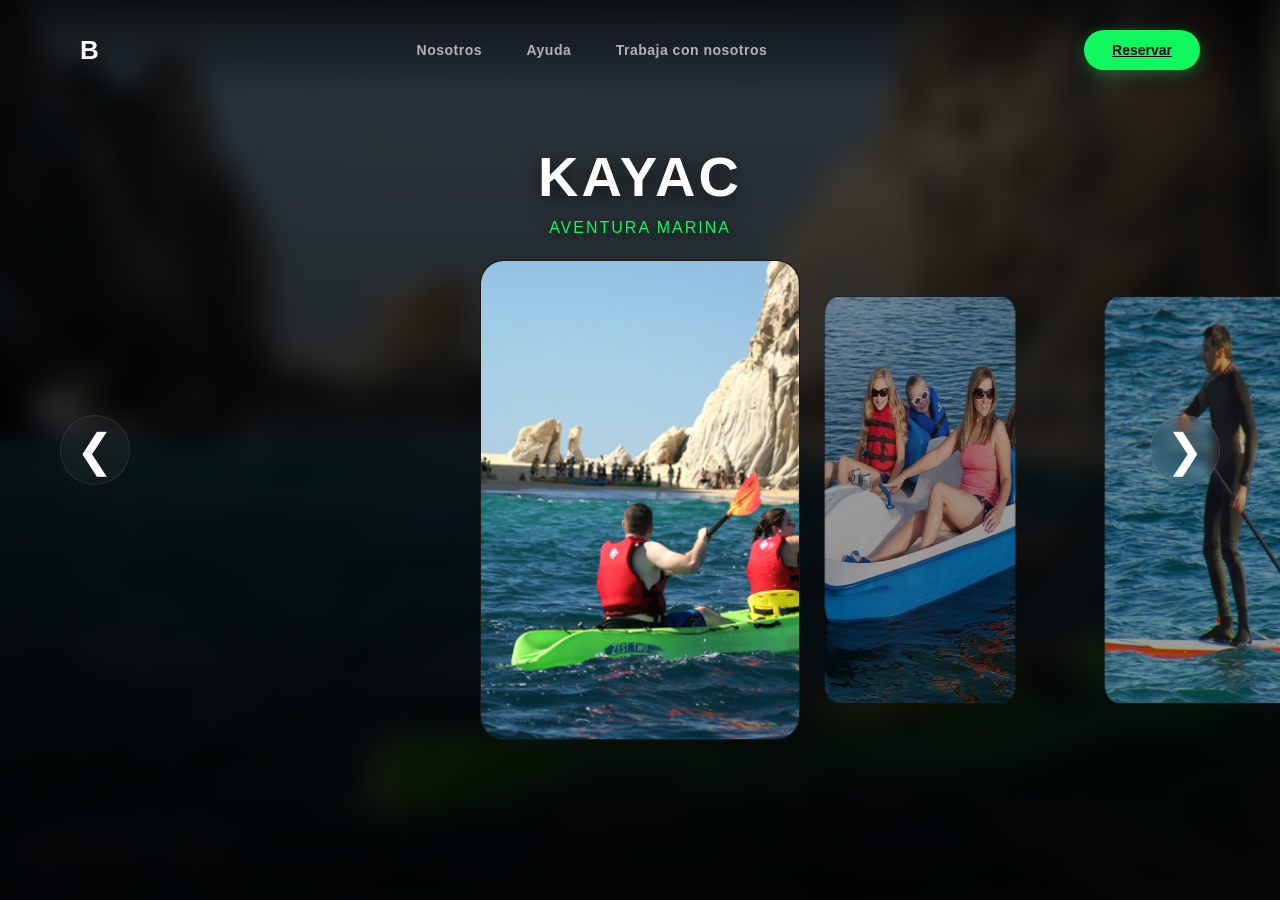
<file: index.html>
<!DOCTYPE html>
<html lang="es">

<head>
    <meta charset="UTF-8">
    <meta name="viewport" content="width=device-width, initial-scale=1.0">
    <title>Becquer - Esparcimiento Náutico</title>
    <link rel="stylesheet"
        href="https://fonts.googleapis.com/css2?family=Plus+Jakarta+Sans:wght@400;500;700;800&display=swap">
    <link rel="stylesheet" href="style.css">
</head>

<body>

    <header class="navbar">
        <div class="logo">B</div>
        <nav>
            <a href="nosotros.html">Nosotros</a>
            <a href="ayuda.html">Ayuda</a>
            <a href="trabaja.html">Trabaja con nosotros</a>
        </nav>
        <a href="reserva.html" class="btn-book">Reservar</a>
    </header>

    <section class="hero">

        <div class="background"></div>
        <div class="dark-overlay"></div>

        <div class="main-text">
            <h1 id="title">Esparcimiento náutico<br>ANCON</h1>
            <p id="subtitle">A piece of heaven</p>
        </div>

        <div class="carousel">

            <div class="card" data-title="kayac" data-sub="Aventura Marina">
                <div class="card-inner">
                    <div class="card-front"><img src="img/img3.jpg" alt="kayac"></div>
                    <div class="card-back">
                        <h3>kayac</h3>
                        <p>Explora de cerca los paisajes marinos más impresionantes con un recorrido dinámico e
                            individual.</p>
                    </div>
                </div>
            </div>

            <div class="card" data-title="Bote a pedales" data-sub="Relajo Familiar">
                <div class="card-inner">
                    <div class="card-front"><img src="img/img4.avif" alt="Bote a pedales"></div>
                    <div class="card-back">
                        <h3>Bote a pedales</h3>
                        <p>Perfecto para un paseo tranquilo en pareja o en familia disfrutando del sol y la calma del
                            agua.</p>
                    </div>
                </div>
            </div>

            <div class="card" data-title="Paddle surf" data-sub="Equilibrio Total">
                <div class="card-inner">
                    <div class="card-front"><img src="img/img5.jpg" alt="Paddle surf"></div>
                    <div class="card-back">
                        <h3>Paddle surf</h3>
                        <p>Prueba tu destreza y equilibrio deslizándote de pie sobre la superficie de las olas.</p>
                    </div>
                </div>
            </div>

            <div class="card" data-title="Wake surf" data-sub="Adrenalina pura">
                <div class="card-inner">
                    <div class="card-front"><img src="img/img6.jpg" alt="Wake surf"></div>
                    <div class="card-back">
                        <h3>Wake surf</h3>
                        <p>Siente la potencia del motor mientras dominas la estela y surfeas las olas de forma continua.
                        </p>
                    </div>
                </div>
            </div>

            <div class="card" data-title="Inflable giratorio" data-sub="Diversión Extrema">
                <div class="card-inner">
                    <div class="card-front"><img src="img/img7.avif" alt="Inflable giratorio"></div>
                    <div class="card-back">
                        <h3>Inflable giratorio</h3>
                        <p>Risas garantizadas girando a toda velocidad sobre el agua junto a tus amigos.</p>
                    </div>
                </div>
            </div>

            <div class="card" data-title="Banana" data-sub="Clásico Grupal">
                <div class="card-inner">
                    <div class="card-front"><img src="img/img2.jpg" alt="Banana"></div>
                    <div class="card-back">
                        <h3>Banana</h3>
                        <p>El juego grupal por excelencia donde el objetivo es resistir las curvas sin caer al agua.</p>
                    </div>
                </div>
            </div>

            <div class="card" data-title="Lancha" data-sub="Velocidad">
                <div class="card-inner">
                    <div class="card-front"><img src="img/img8.avif" alt="Lancha"></div>
                    <div class="card-back">
                        <h3>Lancha</h3>
                        <p>Recorre largas distancias en poco tiempo y siente la brisa marina con la máxima aceleración.
                        </p>
                    </div>
                </div>
            </div>

            <div class="card" data-title="Mini yate" data-sub="Tour Privado">
                <div class="card-inner">
                    <div class="card-front"><img src="img/img9. Contattaci per prenotare il tuo tour privato___"
                            alt="Mini yate"></div>
                    <div class="card-back">
                        <h3>Mini yate</h3>
                        <p>Reserva un espacio íntimo con servicio a bordo para celebraciones especiales o paseos
                            exclusivos.</p>
                    </div>
                </div>
            </div>

            <div class="card" data-title="Velero" data-sub="Aventura Eólica">
                <div class="card-inner">
                    <div class="card-front"><img src="img/img10.jpg" alt="Velero"></div>
                    <div class="card-back">
                        <h3>Velero</h3>
                        <p>Conéctate con la naturaleza utilizando únicamente la fuerza del viento para guiar tu viaje.
                        </p>
                    </div>
                </div>
            </div>

            <div class="card" data-title="Yate" data-sub="Máximo Lujo">
                <div class="card-inner">
                    <div class="card-front"><img src="img/img1.jpg" alt="Yate"></div>
                    <div class="card-back">
                        <h3>Yate</h3>
                        <p>La experiencia definitiva de confort y elegancia en alta mar para grupos exigentes.</p>
                    </div>
                </div>
            </div>

        </div>

        <button class="arrow left">&#10094;</button>
        <button class="arrow right">&#10095;</button>

    </section>

    <script>
        const cards = document.querySelectorAll(".card");
        const bg = document.querySelector(".background");
        const title = document.getElementById("title");
        const subtitle = document.getElementById("subtitle");
        const left = document.querySelector(".left");
        const right = document.querySelector(".right");

        let current = 0;

        function updateCarousel() {
            const isMobile = window.innerWidth <= 768;
            const separation = isMobile ? 180 : 280;

            cards.forEach((card, i) => {
                const offset = i - current;
                card.classList.remove("active");

                if (offset === 0) {
                    card.classList.add("active");
                    card.style.transform = `translateX(0) rotateY(0deg) scale(1)`;
                    card.style.zIndex = 10;
                    card.style.opacity = 1;

                    const frontalImg = card.querySelector(".card-front img");
                    if (frontalImg) {
                        bg.style.backgroundImage = `url(${frontalImg.src})`;
                    }

                    title.style.opacity = 0;
                    subtitle.style.opacity = 0;

                    setTimeout(() => {
                        title.innerHTML = card.dataset.title;
                        subtitle.innerHTML = card.dataset.sub;
                        title.style.opacity = 1;
                        subtitle.style.opacity = 1;
                    }, 300);

                } else {
                    const direction = offset < 0 ? 1 : -1;
                    card.style.transform = `translateX(${offset * separation}px) rotateY(${direction * 45}deg) scale(0.85)`;
                    card.style.zIndex = 5 - Math.abs(offset);
                    card.style.opacity = isMobile ? (Math.abs(offset) === 1 ? 0.3 : 0) : 0.6;
                }
            });
        }

        function limpiarVolteos() {
            cards.forEach(card => card.classList.remove("flipped"));
        }

        function next() {
            limpiarVolteos();
            current = (current + 1) % cards.length;
            updateCarousel();
        }

        function prev() {
            limpiarVolteos();
            current = (current - 1 + cards.length) % cards.length;
            updateCarousel();
        }

        right.onclick = next;
        left.onclick = prev;

        cards.forEach((card, index) => {
            card.addEventListener("click", () => {
                if (index === current) {
                    card.classList.toggle("flipped");

                    if (card.classList.contains("flipped")) {
                        title.style.opacity = 0;
                        subtitle.style.opacity = 0;
                    } else {
                        title.style.opacity = 1;
                        subtitle.style.opacity = 1;
                    }
                } else {
                    limpiarVolteos();
                    current = index;
                    updateCarousel();
                }
            });
        });

        window.addEventListener('resize', updateCarousel);
        updateCarousel();
    </script>

</body>

</html>
</file>
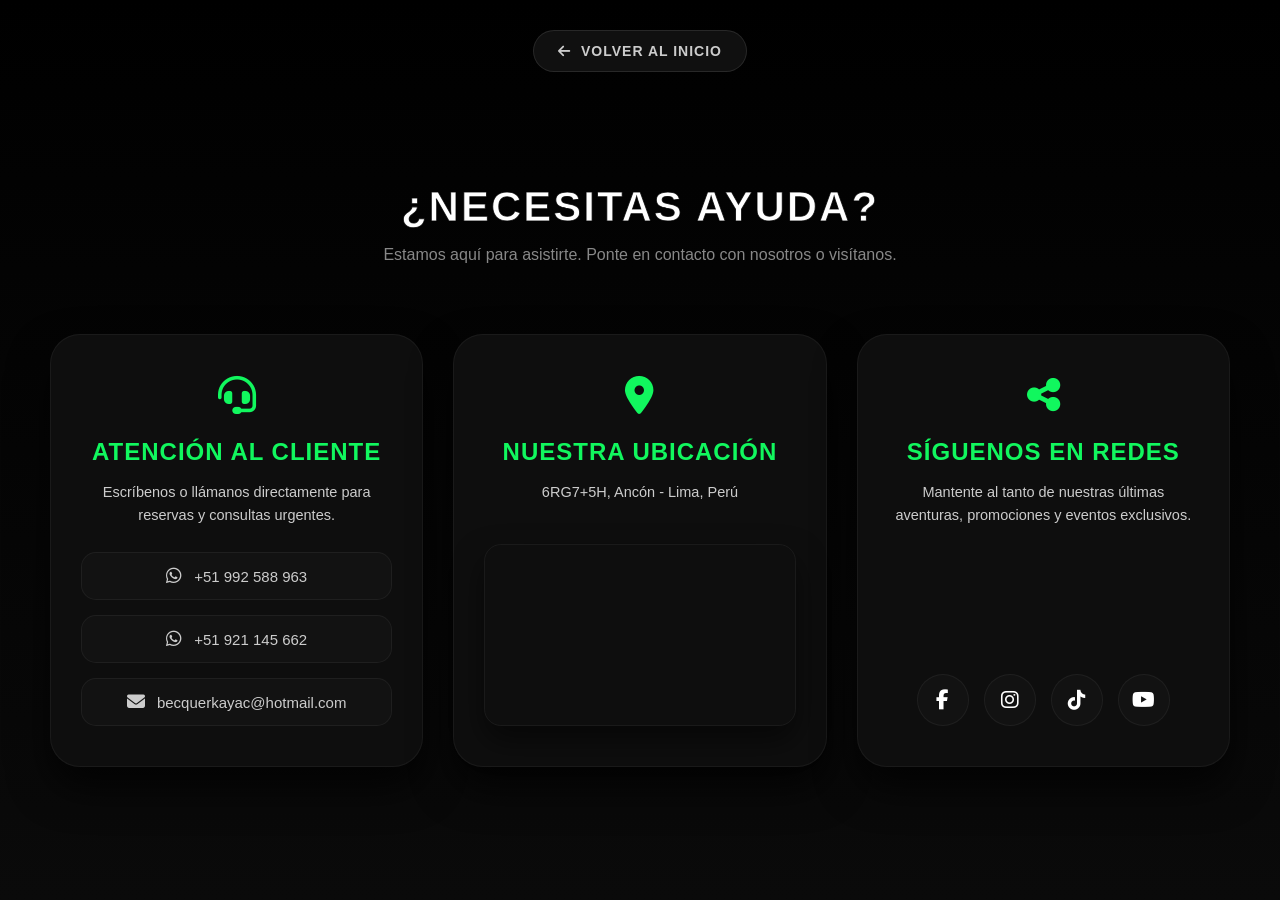
<file: ayuda.html>
<!DOCTYPE html>
<html lang="es">

<head>
    <meta charset="UTF-8">
    <meta name="viewport" content="width=device-width, initial-scale=1.0">
    <title>Ayuda y Contacto - Becker</title>
    <link rel="stylesheet" href="ayuda.css">
    <link rel="stylesheet" href="https://cdnjs.cloudflare.com/ajax/libs/font-awesome/6.4.0/css/all.min.css">
</head>

<body>

    <div class="back-home-container">
        <a href="index.html" class="btn-back-home">
            <i class="fa-solid fa-arrow-left"></i> Volver al Inicio
        </a>
    </div>

    <section class="help-section">
        <div class="help-container">
            <div class="help-header">
                <h2>¿Necesitas Ayuda?</h2>
                <p>Estamos aquí para asistirte. Ponte en contacto con nosotros o visítanos.</p>
            </div>

            <div class="help-grid">

                <div class="help-card animate-card">
                    <div class="card-icon"><i class="fa-solid fa-headset"></i></div>
                    <h3>Atención al Cliente</h3>
                    <p>Escríbenos o llámanos directamente para reservas y consultas urgentes.</p>

                    <div class="contact-info">
                        <a href="https://wa.me/51992588963?text=hola%20vengo%20de%20la%20pagina%20web%20y%20quiero%20mas%20informacion%20sobre%20sus%20servicios"
                            target="_blank" class="contact-item">
                            <i class="fa-brands fa-whatsapp"></i> +51 992 588 963
                        </a>
                        <a href="https://wa.me/51921145662?text=hola%20vengo%20de%20la%20pagina%20web%20y%20quiero%20mas%20informacion%20sobre%20sus%20servicios"
                            target="_blank" class="contact-item">
                            <i class="fa-brands fa-whatsapp"></i> +51 921 145 662
                        </a>
                        <a href="mailto:becquerkayac@hotmail.com?subject=Consulta%20desde%20la%20Web"
                            class="contact-item">
                            <i class="fa-solid fa-envelope"></i> becquerkayac@hotmail.com
                        </a>
                    </div>
                </div>

               <div class="help-card animate-card">
    <div class="card-icon"><i class="fa-solid fa-location-dot"></i></div>
    <h3>Nuestra Ubicación</h3>
    <p>6RG7+5H, Ancón - Lima, Perú</p>

    <div class="map-container">
        <iframe
            src="https://maps.google.com/maps?q=-11.774460349816877,-77.18609567826222&hl=es&z=18&output=embed"
            width="100%"
            height="180"
            style="border:0; border-radius:17px;"
            allowfullscreen=""
            loading="lazy">
        </iframe>
    </div>
</div>

                <div class="help-card animate-card">
                    <div class="card-icon"><i class="fa-solid fa-share-nodes"></i></div>
                    <h3>Síguenos en Redes</h3>
                    <p>Mantente al tanto de nuestras últimas aventuras, promociones y eventos exclusivos.</p>

                    <div class="social-links">
                        <a href="https://www.facebook.com/esparcimientonauticobecquer" target="_blank"
                            class="social-btn facebook" aria-label="Facebook">
                            <i class="fa-brands fa-facebook-f"></i>
                        </a>
                        <a href="https://www.instagram.com/becquer_turismo_deporte/" target="_blank"
                            class="social-btn instagram" aria-label="Instagram">
                            <i class="fa-brands fa-instagram"></i>
                        </a>
                        <a href="https://www.tiktok.com/@becquer_ancon" target="_blank" class="social-btn tiktok"
                            aria-label="TikTok">
                            <i class="fa-brands fa-tiktok"></i>
                        </a>
                        <a href="https://www.youtube.com/@becquersoliscruz674" target="_blank"
                            class="social-btn youtube" aria-label="YouTube">
                            <i class="fa-brands fa-youtube"></i>
                        </a>
                    </div>
                </div>

            </div>
        </div>
    </section>

</body>

</html>
</file>
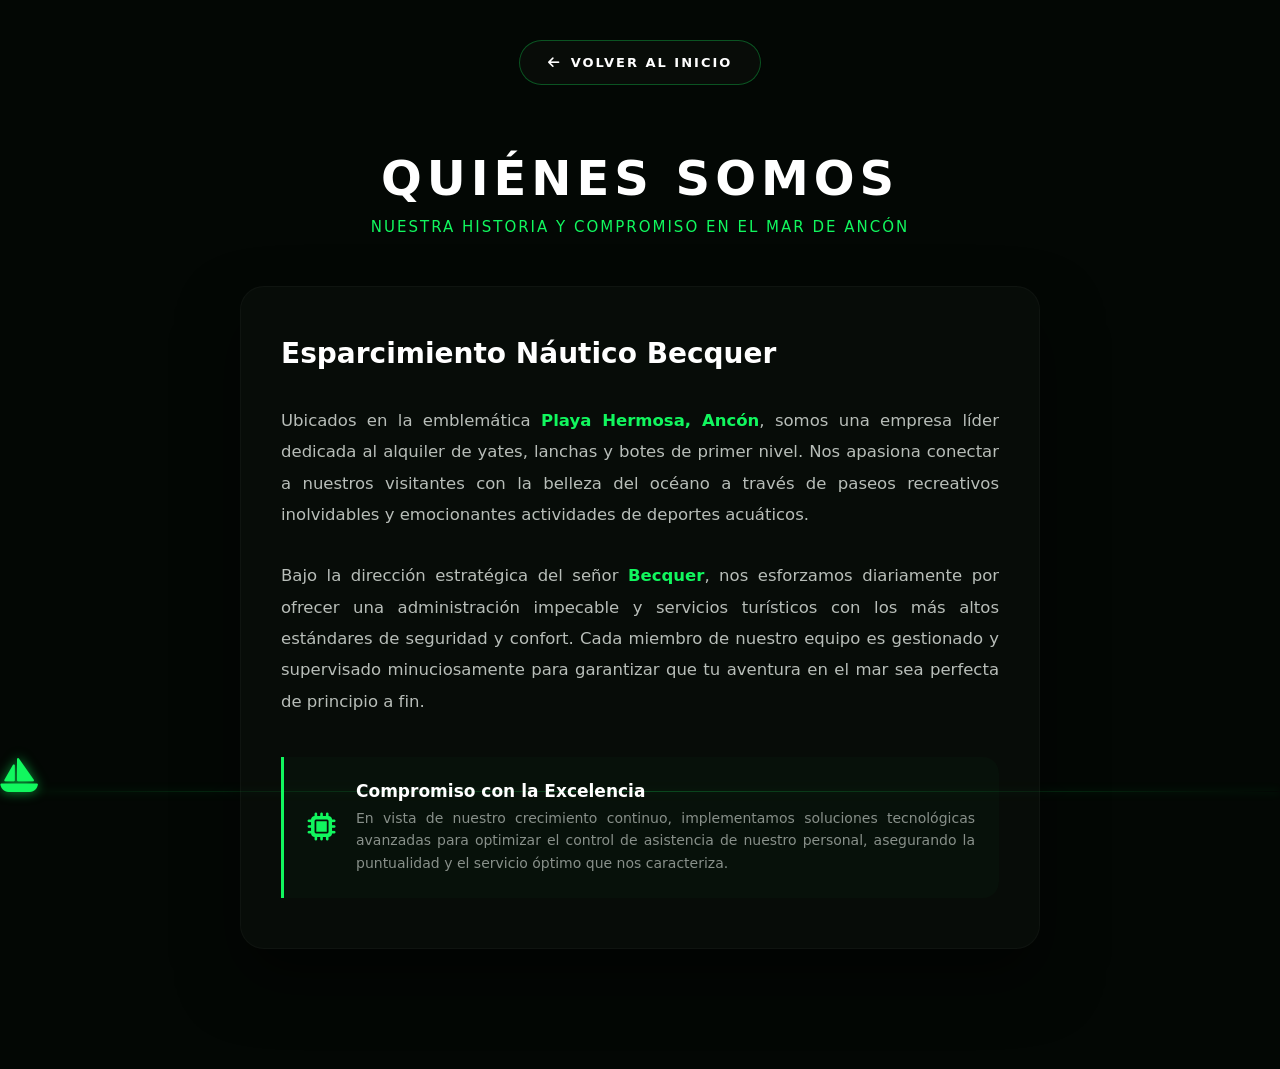
<file: nosotros.html>
<!DOCTYPE html>
<html lang="es">

<head>
    <meta charset="UTF-8">
    <meta name="viewport" content="width=device-width, initial-scale=1.0">
    <title>Nosotros - Esparcimiento Náutico Becquer</title>
    <link rel="stylesheet" href="nosotros.css">
    <link rel="stylesheet" href="https://cdnjs.cloudflare.com/ajax/libs/font-awesome/6.4.0/css/all.min.css">
</head>

<body>

    <div class="ocean-animation">
        <div class="horizon-line"></div>
        <div class="sailing-yacht">
            <i class="fa-solid fa-sailboat"></i>
            <div class="wake-effect"></div>
        </div>
    </div>

    <div class="back-home-container">
        <a href="index.html" class="btn-back-home">
            <i class="fa-solid fa-arrow-left"></i> Volver al Inicio
        </a>
    </div>

    <section class="about-section">
        <div class="about-container">

            <div class="about-header">
                <h1>Quiénes Somos</h1>
                <p class="subtitle">Nuestra historia y compromiso en el mar de Ancón</p>
            </div>

            <div class="about-content-box">
                <h2>Esparcimiento Náutico Becquer</h2>

                <p>
                    Ubicados en la emblemática <strong>Playa Hermosa, Ancón</strong>, somos una empresa líder dedicada
                    al alquiler de yates, lanchas y botes de primer nivel. Nos apasiona conectar a nuestros visitantes
                    con la belleza del océano a través de paseos recreativos inolvidables y emocionantes actividades de
                    deportes acuáticos.
                </p>

                <p>
                    Bajo la dirección estratégica del señor <strong>Becquer</strong>, nos esforzamos
                    diariamente por ofrecer una administración impecable y servicios turísticos con los más altos
                    estándares de seguridad y confort. Cada miembro de nuestro equipo es gestionado y supervisado
                    minuciosamente para garantizar que tu aventura en el mar sea perfecta de principio a fin.
                </p>

                <div class="innovation-badge">
                    <div class="badge-icon"><i class="fa-solid fa-microchip"></i></div>
                    <div class="badge-content">
                        <h4>Compromiso con la Excelencia</h4>
                        <p>En vista de nuestro crecimiento continuo, implementamos soluciones tecnológicas avanzadas
                            para optimizar el control de asistencia de nuestro personal, asegurando la puntualidad y el
                            servicio óptimo que nos caracteriza.</p>
                    </div>
                </div>
            </div>

        </div>
    </section>

</body>

</html>
</file>
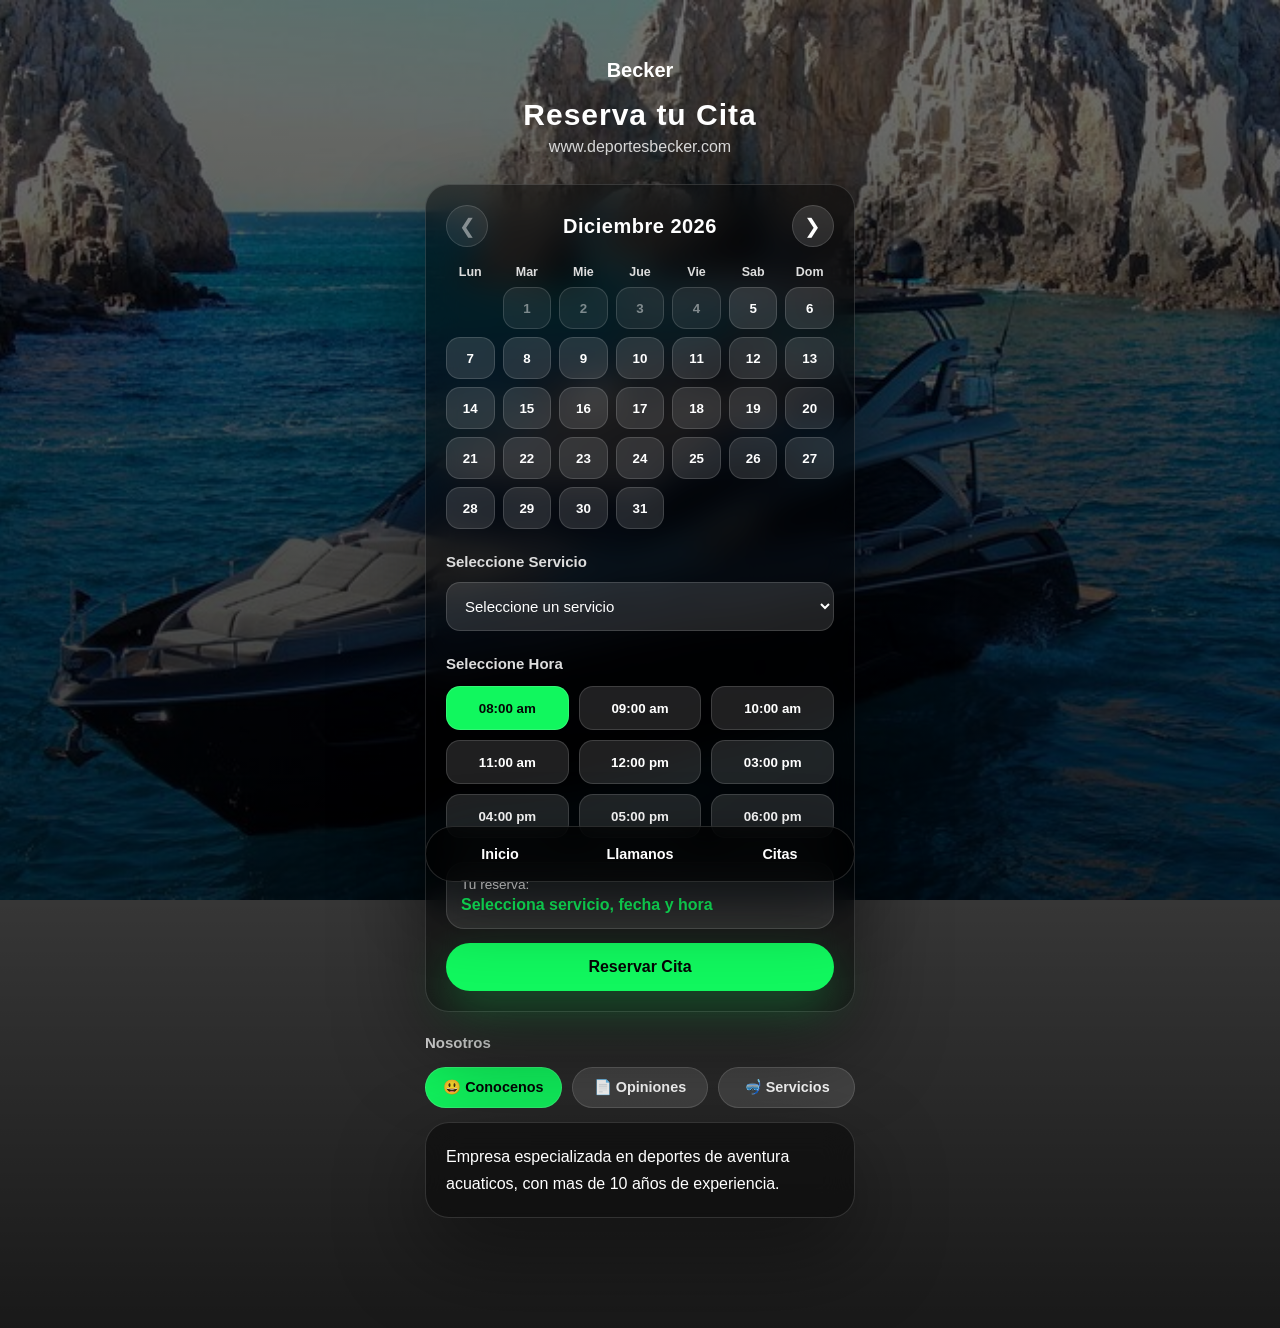
<file: reserva.html>
<!DOCTYPE html>
<html lang="en">

<head>
    <meta charset="UTF-8">
    <meta http-equiv="X-UA-Compatible" content="IE=edge">
    <meta name="viewport" content="width=device-width, initial-scale=1.0">
    <title>Appointment Page</title>
    <link rel="stylesheet" href="reserva.css">
</head>

<body class="reservation-body">
    <main class="appointment-page">
        <div class="logo"> <br>Becker</br> </div>
        <h2>Reserva tu Cita</h2>
        <p>www.deportesbecker.com</p>


        <section class="calendar">
            <div class="calendar-header">
                <button class="calendar-nav" id="prev-month" type="button" aria-label="Mes anterior">&#10094;</button>
                <h3 id="calendar-title">Mes</h3>
                <button class="calendar-nav" id="next-month" type="button" aria-label="Mes siguiente">&#10095;</button>
            </div>


            <div class="calendar-grid weekdays" aria-hidden="true">
                <span>Lun</span>
                <span>Mar</span>
                <span>Mie</span>
                <span>Jue</span>
                <span>Vie</span>
                <span>Sab</span>
                <span>Dom</span>
            </div>


            <div class="calendar-grid days" id="calendar-days"></div>

           <h4>Seleccione Servicio</h4>

<div class="service-selector">
    <select id="service-select">
        <option value="">Seleccione un servicio</option>
        <option value="Kayac">🚣 Kayac</option>
        <option value="Bote a pedales">🚲 Bote a pedales</option>
        <option value="Paddle Surf">🏄 Paddle Surf</option>
        <option value="Wake Surf">🌊 Wake Surf</option>
        <option value="Inflable giratorio">🎡 Inflable giratorio</option>
        <option value="Banana">🍌 Banana</option>
        <option value="Lancha">🚤 Lancha</option>
        <option value="Mini Yate">🛥️ Mini Yate</option>
        <option value="Velero">⛵ Velero</option>
        <option value="Yate">🛳️ Yate</option>
    </select>
</div>


            <h4>Seleccione Hora</h4>
            <div class="schedules">
                <button class="active">08:00 am</button>
                <button>09:00 am</button>
                <button>10:00 am</button>
                <button>11:00 am</button>
                <button>12:00 pm</button>
                <button>03:00 pm</button>
                <button>04:00 pm</button>
                <button>05:00 pm</button>
                <button>06:00 pm</button>
            </div>


            <div class="booking-summary" aria-live="polite">
                <p>Tu reserva:</p>
                <strong id="booking-summary">Selecciona fecha y hora</strong>
            </div>


            <button class="book-btn" type="button">Reservar Cita</button>
        </section>


        <h4>Nosotros</h4>
        <div class="tabs">
            <a href="#about">😃 Conocenos</a>
            <a href="#reviews">📄 Opiniones</a>
            <a href="#services">🤿 Servicios</a>
        </div>


        <section class="tab-content">


            <div id="about" class="section">
                <p> Empresa especializada en deportes de aventura acuaticos,
                    con mas de 10 años de experiencia.


                </p>
            </div>

            <div id="reviews" class="section">
                <ul>
                    <li>📄 "Excelente Servicio"</li>
                    <li>📄 "Momentos inolvidables"</li>
                    <li>📄 "Recomendado 100%" </li>
                </ul>
            </div>

            <div id="services" class="section">
                <ul>
                    <li> <span>🚣</span> Deportes de aventura</li>
                    <li> <span>🤿</span> Paseos en bote</li>
                    <li> <span>⭐</span> Mucho más</li>
                </ul>
            </div>


        </section>
    </main>


    <footer class="footer-nav">
        <nav class="nav-menu">
            <a href="index.html" class="nav-link">Inicio</a>
            <a href="tel:+51999999999" class="nav-link">Llamanos</a>
            <a href="reserva.html" class="nav-link">Citas</a>
        </nav>
    </footer>


   <script>
    const calendarTitle = document.getElementById("calendar-title");
    const calendarDays = document.getElementById("calendar-days");
    const prevMonthButton = document.getElementById("prev-month");
    const nextMonthButton = document.getElementById("next-month");

    const schedules = document.querySelectorAll(".schedules button");
    const summary = document.getElementById("booking-summary");
    const bookButton = document.querySelector(".book-btn");

    const serviceSelect = document.getElementById("service-select");

    const monthNames = [
        "Enero", "Febrero", "Marzo", "Abril", "Mayo", "Junio",
        "Julio", "Agosto", "Septiembre", "Octubre", "Noviembre", "Diciembre"
    ];

    const weekdayNames = [
        "Dom", "Lun", "Mar", "Mie", "Jue", "Vie", "Sab"
    ];

    const today = new Date();
    today.setHours(0, 0, 0, 0);

    let visibleDate = new Date(
        today.getFullYear(),
        today.getMonth(),
        1
    );

    let selectedDate = "";
    let selectedService = "";
    let selectedTime =
        document.querySelector(".schedules .active")?.textContent.trim() || "";

    function setActive(buttons, selectedButton) {
        buttons.forEach(button => button.classList.remove("active"));
        selectedButton.classList.add("active");
    }

    function formatSelectedDate(date) {
        const weekday = weekdayNames[date.getDay()];
        const month = monthNames[date.getMonth()];

        return `${weekday} ${date.getDate()} de ${month}`;
    }

    function updateSummary() {

        if (!selectedService || !selectedDate) {
            summary.textContent =
                "Selecciona servicio, fecha y hora";
            return;
        }

        summary.textContent =
            `${selectedService} | ${selectedDate} | ${selectedTime}`;
    }

    function renderCalendar() {

        calendarDays.innerHTML = "";

        calendarTitle.textContent =
            `${monthNames[visibleDate.getMonth()]} ${visibleDate.getFullYear()}`;

        const year = visibleDate.getFullYear();
        const month = visibleDate.getMonth();

        const firstDay = new Date(year, month, 1);
        const lastDay = new Date(year, month + 1, 0);

        const startOffset = (firstDay.getDay() + 6) % 7;

        for (let i = 0; i < startOffset; i++) {
            const emptyCell = document.createElement("span");
            emptyCell.className = "calendar-empty";
            calendarDays.appendChild(emptyCell);
        }

        for (let day = 1; day <= lastDay.getDate(); day++) {

            const date = new Date(year, month, day);

            const dayButton = document.createElement("button");

            dayButton.type = "button";
            dayButton.className = "day";
            dayButton.textContent = day;

            if (date < today) {
                dayButton.disabled = true;
                dayButton.classList.add("past");
            }

            if (selectedDate === formatSelectedDate(date)) {
                dayButton.classList.add("active");
            }

            dayButton.addEventListener("click", () => {
                selectedDate = formatSelectedDate(date);
                renderCalendar();
                updateSummary();
            });

            calendarDays.appendChild(dayButton);
        }

        prevMonthButton.disabled =
            visibleDate.getFullYear() === today.getFullYear() &&
            visibleDate.getMonth() === today.getMonth();
    }

    prevMonthButton.addEventListener("click", () => {
        visibleDate = new Date(
            visibleDate.getFullYear(),
            visibleDate.getMonth() - 1,
            1
        );

        renderCalendar();
    });

    nextMonthButton.addEventListener("click", () => {
        visibleDate = new Date(
            visibleDate.getFullYear(),
            visibleDate.getMonth() + 1,
            1
        );

        renderCalendar();
    });

    serviceSelect.addEventListener("change", () => {
        selectedService = serviceSelect.value;
        updateSummary();
    });

    schedules.forEach((schedule) => {

        schedule.addEventListener("click", () => {

            setActive(schedules, schedule);

            selectedTime =
                schedule.textContent.trim();

            updateSummary();
        });

    });

    bookButton.addEventListener("click", () => {

        if (!selectedService) {
            alert("Selecciona un servicio.");
            return;
        }

        if (!selectedDate) {
            alert("Selecciona una fecha.");
            return;
        }

        alert(
`Reserva confirmada

Servicio: ${selectedService}
Fecha: ${selectedDate}
Hora: ${selectedTime}`
        );
    });

    renderCalendar();
    updateSummary();
</script>
</body>

</html>
</file>
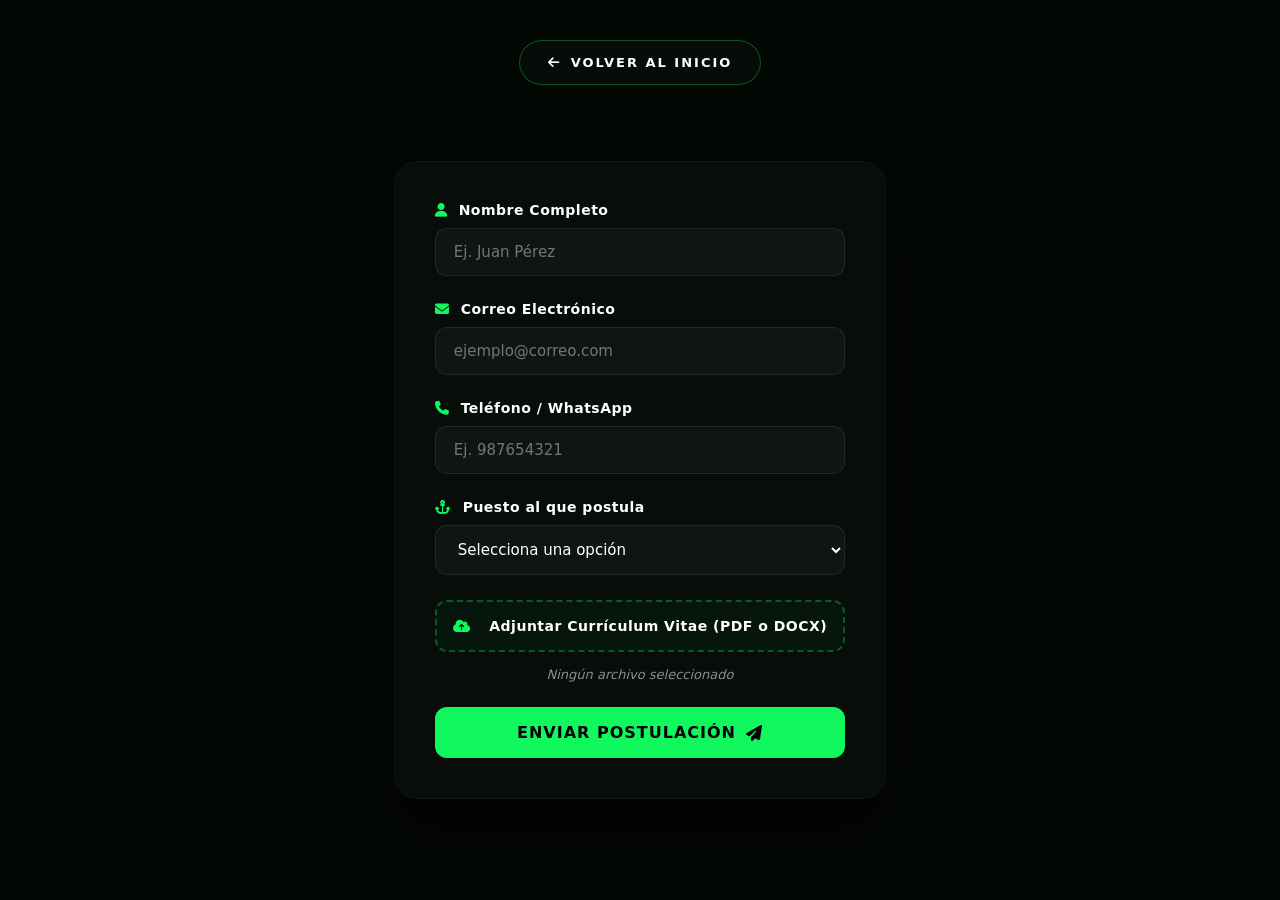
<file: trabaja.html>
<!DOCTYPE html>
<html lang="es">

<head>
    <meta charset="UTF-8">
    <meta name="viewport" content="width=device-width, initial-scale=1.0">
    <title>Trabaja con Nosotros - Esparcimiento Náutico Becquer</title>
    <link rel="stylesheet" href="trabaja.css">
    <link rel="stylesheet" href="https://cdnjs.cloudflare.com/ajax/libs/font-awesome/6.4.0/css/all.min.css">
</head>

<body>

    <div class="back-home-container">
        <a href="index.html" class="btn-back-home">
            <i class="fa-solid fa-arrow-left"></i> Volver al Inicio
        </a>
    </div>

    <section class="work-section">
        <div class="about-content-box">
            <div id="success-message" class="alert-success" style="display: none;">
                <i class="fa-solid fa-circle-check"></i>
                <h3>¡Postulación Enviada!</h3>
                <p>Tu información y currículum han sido registrados correctamente en nuestra base de datos.</p>
                <button id="btn-success-accept" class="btn-submit"
                    style="margin-top: 25px; max-width: 200px; margin-left: auto; margin-right: auto;">
                    Aceptar
                </button>
            </div>

            <form id="application-form" action="https://formspree.io/f/https://formspree.io/f/mvznbqgb" method="POST"
                enctype="multipart/form-data" class="work-form">

                <div class="input-group">
                    <label for="nombre"><i class="fa-solid fa-user"></i> Nombre Completo</label>
                    <input type="text" id="nombre" name="nombre" placeholder="Ej. Juan Pérez" required>
                </div>

                <div class="input-group">
                    <label for="email"><i class="fa-solid fa-envelope"></i> Correo Electrónico</label>
                    <input type="email" id="email" name="_replyto" placeholder="ejemplo@correo.com" required>
                </div>

                <div class="input-group">
                    <label for="telefono"><i class="fa-solid fa-phone"></i> Teléfono / WhatsApp</label>
                    <input type="tel" id="telefono" name="telefono" placeholder="Ej. 987654321" required>
                </div>

                <div class="input-group">
                    <label for="puesto"><i class="fa-solid fa-anchor"></i> Puesto al que postula</label>
                    <select id="puesto" name="puesto" required>
                        <option value="" disabled selected>Selecciona una opción</option>
                        <option value="tripulacion">Tripulación / Marinero</option>
                        <option value="atencion">Atención al Cliente / Ventas</option>
                        <option value="mantenimiento">Mantenimiento de Embarcaciones</option>
                        <option value="administracion">Administración y Control</option>
                    </select>
                </div>

                <div class="input-group file-group">
                    <label for="cv-file" class="file-label">
                        <i class="fa-solid fa-cloud-arrow-up"></i>
                        <span>Adjuntar Currículum Vitae (PDF o DOCX)</span>
                    </label>
                    <input type="file" id="cv-file" name="curriculum" accept=".pdf,.doc,.docx" required>
                    <div id="file-name-preview" class="file-preview">Ningún archivo seleccionado</div>
                </div>

                <button type="submit" id="submit-btn" class="btn-submit">
                    Enviar Postulación <i class="fa-solid fa-paper-plane"></i>
                </button>
            </form>
        </div>

        <script>
            document.getElementById('cv-file').addEventListener('change', function () {
                const fileName = this.files[0] ? this.files[0].name : "Ningún archivo seleccionado";
                document.getElementById('file-name-preview').textContent = fileName;
            });

            const form = document.getElementById('application-form');
            const successMessage = document.getElementById('success-message');
            const submitBtn = document.getElementById('submit-btn');
            const acceptBtn = document.getElementById('btn-success-accept');

            form.addEventListener('submit', function (e) {
                e.preventDefault();

                submitBtn.disabled = true;
                submitBtn.innerHTML = 'Enviando... <i class="fa-solid fa-spinner fa-spin"></i>';

                const formData = new FormData(form);

                fetch(form.action, {
                    method: form.method,
                    body: formData,
                    headers: {
                        'Accept': 'application/json'
                    }
                })
                    .then(response => {
                        if (response.ok) {
                            showSuccessUI();
                        } else {
                            alert('Hubo un problema con el envío. Por favor, asegúrate de haber configurado tu código de Formspree.');
                            resetSubmitButton();
                        }
                    })
                    .catch(error => {
                        console.log("Petición bloqueada localmente por seguridad del navegador. Mostrando interfaz de éxito de prueba.");
                        showSuccessUI();
                    });
            });
            function showSuccessUI() {
                form.style.display = 'none';
                successMessage.style.display = 'block';
            }

            function resetSubmitButton() {
                submitBtn.disabled = false;
                submitBtn.innerHTML = 'Enviar Postulación <i class="fa-solid fa-paper-plane"></i>';
            }
            acceptBtn.addEventListener('click', function () {
                window.location.href = 'index.html';
            });
        </script>
</body>

</html>
</file>
<file: style.css>
* {
    margin: 0;
    padding: 0;
    box-sizing: border-box;
    font-family: 'Segoe UI', -apple-system, BlinkMacSystemFont, Roboto, sans-serif;
}

body {
    background: #000;
    overflow: hidden;
    color: white;
}

.navbar {
    position: absolute;
    top: 0;
    left: 0;
    width: 100%;
    padding: 30px 80px;
    display: flex;
    justify-content: space-between;
    align-items: center;
    z-index: 30;
    background: linear-gradient(to bottom, rgba(0, 0, 0, 0.7), transparent);
}

.logo {
    font-weight: 800;
    font-size: 26px;
    color: white;
    letter-spacing: 1px;
}

.navbar nav a {
    margin: 0 20px;
    text-decoration: none;
    color: #b3b3b3;
    font-size: 14px;
    font-weight: 600;
    letter-spacing: 0.5px;
    transition: color 0.3s ease, transform 0.3s ease;
    display: inline-block;
}

.navbar nav a:hover {
    color: #11f75e;
    transform: translateY(-2px);
}

.btn-book {
    background: #11f75e;
    border: none;
    padding: 12px 28px;
    border-radius: 30px;
    color: #000;
    cursor: pointer;
    font-weight: 700;
    font-size: 14px;
    transition: all 0.3s cubic-bezier(0.4, 0, 0.2, 1);
    box-shadow: 0 4px 15px rgba(17, 247, 94, 0.3);
}

.btn-book:hover {
    transform: scale(1.05);
    background: #15ff63;
    box-shadow: 0 8px 25px rgba(17, 247, 94, 0.5);
}

.hero {
    height: 100vh;
    position: relative;
    display: flex;
    flex-direction: column;
    justify-content: center;
    align-items: center;
    perspective: 2000px;
    overflow: hidden;
}

.background {
    position: absolute;
    width: 100%;
    height: 100%;
    background-size: cover;
    background-position: center;
    filter: blur(12px) brightness(0.45);
    transition: background-image 1.2s cubic-bezier(0.4, 0, 0.2, 1);
    transform: scale(1.15);
    z-index: 1;
}

.dark-overlay {
    position: absolute;
    width: 100%;
    height: 100%;
    background: linear-gradient(to bottom, rgba(0, 0, 0, 0.4), rgba(0, 0, 0, 0.85));
    z-index: 2;
}

.main-text {
    position: absolute;
    top: 16%;
    text-align: center;
    z-index: 15;
    pointer-events: none;
    width: 100%;
    padding: 0 20px;
}

.main-text h1 {
    font-size: 56px;
    font-weight: 800;
    letter-spacing: 3px;
    text-transform: uppercase;
    transition: opacity 0.4s ease, transform 0.4s ease;
    color: white;
    text-shadow: 0 4px 20px rgba(0, 0, 0, 0.6);
}

.main-text p {
    margin-top: 10px;
    font-size: 16px;
    font-weight: 500;
    letter-spacing: 2px;
    text-transform: uppercase;
    transition: opacity 0.4s ease, transform 0.4s ease;
    color: #11f75e;
    text-shadow: 0 2px 10px rgba(0, 0, 0, 0.5);
}

.carousel {
    position: relative;
    width: 100%;
    height: 540px;
    display: flex;
    justify-content: center;
    align-items: center;
    z-index: 10;
    margin-top: 100px;
}

.card {
    position: absolute;
    width: 320px;
    height: 480px;
    transition: all 0.8s cubic-bezier(0.25, 1, 0.5, 1);
    cursor: pointer;
    perspective: 1500px;
}

.card-inner {
    position: relative;
    width: 100%;
    height: 100%;
    transition: transform 0.7s cubic-bezier(0.4, 0, 0.2, 1);
    transform-style: preserve-3d;
}

.card.flipped .card-inner {
    transform: rotateY(180deg);
}

.card-front,
.card-back {
    position: absolute;
    width: 100%;
    height: 100%;
    backface-visibility: hidden;
    -webkit-backface-visibility: hidden;
    border-radius: 24px;
    overflow: hidden;
}

.card-front {
    background: #050505;
    border: 1px solid rgba(255, 255, 255, 0.08);
}

.card-front img {
    width: 100%;
    height: 100%;
    object-fit: cover;
    box-shadow: 0 30px 60px rgba(0, 0, 0, 0.8);
    transition: transform 0.5s ease;
}

.card.active:hover .card-front img {
    transform: scale(1.03);
}

.card-back {
    background: rgba(15, 15, 15, 0.98);
    color: white;
    transform: rotateY(180deg);
    display: flex;
    flex-direction: column;
    justify-content: center;
    align-items: center;
    padding: 40px 30px;
    text-align: center;
    border: 2px solid #11f75e;
    box-shadow: 0 40px 80px rgba(0, 0, 0, 0.9);
}

.card-back h3 {
    font-size: 24px;
    color: #11f75e;
    margin-bottom: 15px;
    text-transform: uppercase;
    letter-spacing: 1px;
    font-weight: 700;
}

.card-back p {
    font-size: 14px;
    color: #cccccc;
    line-height: 1.6;
}

.arrow {
    position: absolute;
    font-size: 45px;
    background: rgba(255, 255, 255, 0.03);
    border: 1px solid rgba(255, 255, 255, 0.1);
    color: white;
    cursor: pointer;
    z-index: 25;
    width: 70px;
    height: 70px;
    border-radius: 50%;
    display: flex;
    justify-content: center;
    align-items: center;
    transition: all 0.3s cubic-bezier(0.4, 0, 0.2, 1);
    backdrop-filter: blur(5px);
    user-select: none;
}

.arrow:hover {
    background: #11f75e;
    color: #000;
    border-color: #11f75e;
    transform: scale(1.1);
}

.left {
    left: 60px;
}

.right {
    right: 60px;
}

@media (max-width: 768px) {

    .navbar {
        padding: 20px;
        flex-direction: column;
        gap: 15px;
        background: linear-gradient(to bottom, rgba(0, 0, 0, 0.95), transparent);
    }

    .navbar nav {
        display: flex;
        justify-content: center;
        flex-wrap: wrap;
        gap: 10px;
    }

    .navbar nav a {
        margin: 0 8px;
        font-size: 13px;
    }

    .btn-book {
        padding: 8px 20px;
        font-size: 13px;
        width: 80%;
    }

    .main-text {
        top: 165px;
    }

    .main-text h1 {
        font-size: 26px;
        letter-spacing: 1px;
        line-height: 1.2;
    }

    .main-text p {
        margin-top: 6px;
        font-size: 13px;
        letter-spacing: 1px;
    }

    .carousel {
        height: 380px;
        margin-top: 140px;
    }

    .card {
        width: 220px;
        height: 330px;
    }

    .card-back {
        padding: 20px 15px;
    }

    .card-back h3 {
        font-size: 18px;
        margin-bottom: 8px;
    }

    .card-back p {
        font-size: 12.5px;
        line-height: 1.4;
    }

    .arrow {
        width: 55px;
        height: 55px;
        font-size: 28px;
        bottom: 25px;
        top: auto;
    }

    .left {
        left: 30px;
    }

    .right {
        right: 30px;
    }
}
</file>
<file: ayuda.css>
* {
    margin: 0;
    padding: 0;
    box-sizing: border-box;
    font-family: 'Segoe UI', sans-serif;
}

body {
    background: #000;
    color: white;
}

.back-home-container {
    position: absolute;
    top: 30px;
    width: 100%;
    display: flex;
    justify-content: center;
    align-items: center;
    z-index: 100;
    pointer-events: none;
}

.btn-back-home {
    display: inline-flex;
    align-items: center;
    gap: 10px;
    color: #ccc;
    text-decoration: none;
    font-size: 14px;
    font-weight: bold;
    text-transform: uppercase;
    letter-spacing: 1px;
    padding: 12px 24px;
    background: rgba(20, 20, 20, 0.8);
    border: 1px solid rgba(255, 255, 255, 0.1);
    border-radius: 30px;
    transition: all 0.3s ease;
    pointer-events: auto;
    backdrop-filter: blur(5px);
}

.btn-back-home:hover {
    color: #000;
    background: #11f75e;
    border-color: #11f75e;
    transform: translateY(-3px);
    box-shadow: 0 10px 20px rgba(17, 247, 94, 0.2);
}


.help-section {
    min-height: 100vh;
    width: 100%;
    display: flex;
    justify-content: center;
    align-items: center;
    background: linear-gradient(to bottom, #000000, #0a0a0a);
    padding: 120px 20px 60px 20px;
}

.help-container {
    max-width: 1200px;
    width: 100%;
    margin: 0 auto;
}

.help-header {
    text-align: center;
    margin-bottom: 60px;
}

.help-header h2 {
    font-size: 42px;
    letter-spacing: 2px;
    text-transform: uppercase;
    margin-bottom: 15px;
    color: white;
    -webkit-text-stroke: 1px rgba(0, 0, 0, 0.8);
}

.help-header p {
    font-size: 16px;
    color: #888;
}

.help-grid {
    display: grid;
    grid-template-columns: repeat(auto-fit, minmax(320px, 1fr));
    gap: 30px;
    padding: 10px;
}

.help-card {
    background: rgba(15, 15, 15, 0.98);
    border: 1px solid rgba(255, 255, 255, 0.05);
    border-radius: 30px;
    padding: 40px 30px;
    text-align: center;
    transition: all 0.4s cubic-bezier(.19, 1, .22, 1);
    box-shadow: 0 20px 40px rgba(0, 0, 0, 0.7);
    display: flex;
    flex-direction: column;
    align-items: center;
}

.help-card:hover {
    transform: translateY(-10px);
    border-color: #11f75e;
    box-shadow: 0 30px 60px rgba(17, 247, 94, 0.15);
}

.card-icon {
    font-size: 38px;
    color: #11f75e;
    margin-bottom: 20px;
}

.help-card h3 {
    font-size: 24px;
    color: #11f75e;
    margin-bottom: 15px;
    text-transform: uppercase;
    letter-spacing: 1px;
}

.help-card p {
    font-size: 14.5px;
    color: #ccc;
    line-height: 1.6;
    margin-bottom: 25px;
}

.contact-info {
    width: 100%;
    display: flex;
    flex-direction: column;
    gap: 15px;
}

.contact-item {
    display: flex;
    align-items: center;
    justify-content: center;
    gap: 12px;
    color: #ccc;
    text-decoration: none;
    font-size: 15px;
    padding: 14px;
    background: rgba(255, 255, 255, 0.02);
    border: 1px solid rgba(255, 255, 255, 0.05);
    border-radius: 15px;
    transition: all 0.3s ease;
    width: 100%;
}

.contact-item:hover {
    background: rgba(17, 247, 94, 0.08);
    border-color: #11f75e;
    color: #11f75e;
}

.contact-item i {
    font-size: 18px;
}

.map-container {
    width: 100%;
    margin-top: auto;
    border-radius: 17px;
    overflow: hidden;
    border: 1px solid rgba(255, 255, 255, 0.05);
    box-shadow: 0 15px 30px rgba(0, 0, 0, 0.5);
}

.map-container iframe {
    display: block;
}

.social-links {
    display: flex;
    gap: 15px;
    justify-content: center;
    margin-top: auto;
}

.social-btn {
    width: 52px;
    height: 52px;
    border-radius: 50%;
    background: rgba(255, 255, 255, 0.02);
    border: 1px solid rgba(255, 255, 255, 0.05);
    display: flex;
    justify-content: center;
    align-items: center;
    color: white;
    font-size: 20px;
    text-decoration: none;
    transition: all 0.3s cubic-bezier(0.175, 0.885, 0.32, 1.275);
}

.social-btn:hover {
    transform: scale(1.15);
    color: #000;
    border-color: transparent;
}

.social-btn.facebook:hover {
    background: #1877f2;
}

.social-btn.instagram:hover {
    background: #e1306c;
}

.social-btn.tiktok:hover {
    background: #fff;
    color: #000;
}

.social-btn.youtube:hover {
    background: #ff0000;
}

@media (max-width: 768px) {
    .back-home-container {
        position: relative;
        top: 25px;
        margin-bottom: 0;
    }

    .help-section {
        padding: 50px 15px;
        flex-direction: column;
    }

    .help-header {
        margin-bottom: 40px;
    }

    .help-header h2 {
        font-size: 30px;
    }

    .help-grid {
        grid-template-columns: 1fr !important;
        gap: 25px;
        width: 100%;
    }

    .help-card {
        padding: 30px 20px;
        width: 100%;
    }
}
</file>
<file: nosotros.css>
* {
    margin: 0;
    padding: 0;
    box-sizing: border-box;
    font-family: 'Segoe UI', system-ui, sans-serif;
}

body {
    background-color: #030704;
    color: #e0e0e0;
    overflow-x: hidden;
}

.ocean-animation {
    position: fixed;
    bottom: 12%;
    left: 0;
    width: 100%;
    height: 60px;
    z-index: 1;
    pointer-events: none;
}

.horizon-line {
    position: absolute;
    bottom: 0;
    left: 0;
    width: 100%;
    height: 1px;
    background: linear-gradient(90deg, transparent, rgba(17, 247, 94, 0.4), transparent);
    box-shadow: 0 0 8px rgba(17, 247, 94, 0.3);
}

.sailing-yacht {
    position: absolute;
    bottom: -1px;
    font-size: 34px;
    color: #11f75e;
    text-shadow: 0 0 12px rgba(17, 247, 94, 0.6);
    display: flex;
    align-items: center;
    animation: cruise 22s linear infinite;
}

.wake-effect {
    position: absolute;
    bottom: 4px;
    width: 20px;
    height: 3px;
    background: linear-gradient(90deg, transparent, rgba(17, 247, 94, 0.3));
    border-radius: 50%;
    animation: ripple 0.6s ease infinite alternate;
}

@keyframes cruise {
    0% {
        left: -10%;
        transform: scaleX(1) translateY(0px);
    }

    48% {
        transform: scaleX(1) translateY(-2px);
    }

    50% {
        left: 110%;
        transform: scaleX(1) translateY(0px);
    }

    51% {
        left: 110%;
        transform: scaleX(-1) translateY(0px);
    }

    98% {
        transform: scaleX(-1) translateY(-2px);
    }

    100% {
        left: -10%;
        transform: scaleX(-1) translateY(0px);
    }
}

.wake-effect {
    position: absolute;
    left: -25px;
    bottom: 6px;
    width: 20px;
    height: 3px;
    background: linear-gradient(90deg, transparent, rgba(17, 247, 94, 0.2));
    border-radius: 50%;
    animation: ripple 0.6s ease infinite alternate;
}

@keyframes cruise {
    0% {
        left: -10%;
        transform: scaleX(-1) translateY(0px);
    }

    48% {
        transform: scaleX(-1) translateY(-2px);
    }

    50% {
        left: 110%;
        transform: scaleX(-1) translateY(0px);
    }

    51% {
        left: 110%;
        transform: scaleX(1) translateY(0px);
    }

    98% {
        transform: scaleX(1) translateY(-2px);
    }

    100% {
        left: -10%;
        transform: scaleX(1) translateY(0px);
    }
}

@keyframes ripple {
    0% {
        width: 15px;
        opacity: 0.3;
    }

    100% {
        width: 25px;
        opacity: 0.7;
    }
}

.back-home-container {
    position: absolute;
    top: 40px;
    width: 100%;
    display: flex;
    justify-content: center;
    align-items: center;
    z-index: 10;
}

.btn-back-home {
    display: inline-flex;
    align-items: center;
    gap: 10px;
    color: #ffffff;
    text-decoration: none;
    font-size: 13px;
    font-weight: 700;
    text-transform: uppercase;
    letter-spacing: 2px;
    padding: 14px 28px;
    background: rgba(10, 14, 11, 0.8);
    border: 1px solid rgba(17, 247, 94, 0.3);
    border-radius: 50px;
    transition: all 0.3s ease;
    backdrop-filter: blur(8px);
    -webkit-backdrop-filter: blur(8px);
}

.btn-back-home:hover {
    color: #000000;
    background: #11f75e;
    border-color: #11f75e;
    transform: translateY(-3px);
    box-shadow: 0 10px 20px rgba(17, 247, 94, 0.4);
}

.about-section {
    min-height: 100vh;
    width: 100%;
    display: flex;
    justify-content: center;
    align-items: center;
    padding: 150px 24px 120px 24px;
    position: relative;
    z-index: 2;

}

.about-container {
    max-width: 800px;
    width: 100%;
    margin: 0 auto;
}

.about-header {
    text-align: center;
    margin-bottom: 50px;
}

.about-header h1 {
    font-size: 48px;
    text-transform: uppercase;
    letter-spacing: 5px;
    margin-bottom: 12px;
    color: #ffffff;
}

.about-header .subtitle {
    font-size: 15px;
    color: #11f75e;
    text-transform: uppercase;
    letter-spacing: 2px;
}

.about-content-box {
    background: rgba(15, 20, 16, 0.4);
    border: 1px solid rgba(255, 255, 255, 0.03);
    padding: 50px 40px;
    border-radius: 24px;
    box-shadow: 0 30px 60px rgba(0, 0, 0, 0.5);
}

.about-content-box h2 {
    font-size: 28px;
    color: #ffffff;
    margin-bottom: 35px;
    position: relative;
}

.about-content-box p {
    font-size: 16.5px;
    line-height: 1.9;
    color: #b8beb9;
    margin-bottom: 30px;
    text-align: justify;
}

.about-content-box strong {
    color: #11f75e;
    font-weight: 600;
}

.innovation-badge {
    display: flex;
    align-items: center;
    gap: 20px;
    background: rgba(17, 247, 94, 0.02);
    border-left: 3px solid #11f75e;
    padding: 24px;
    border-radius: 0 16px 16px 0;
    margin-top: 40px;
}

.badge-icon {
    font-size: 28px;
    color: #11f75e;
}

.badge-content h4 {
    font-size: 17px;
    color: #ffffff;
    margin-bottom: 6px;
}

.badge-content p {
    font-size: 14px;
    line-height: 1.6;
    color: #88908a;
    margin: 0;
}

@media (max-width: 768px) {

    .footer-container,
    .info-sections-container,
    .contact-grid,
    main .about-content-box {
        display: flex !important;
        flex-direction: column !important;
        align-items: center !important;
        justify-content: center !important;
        gap: 35px !important;
        padding: 30px 15px !important;
    }

    .atencion-cliente,
    .nuestra-ubicacion,
    .siguenos,
    .info-box,
    .footer-column {
        width: 100% !important;
        max-width: 100% !important;
        text-align: center !important;
        margin: 0 0 15px 0 !important;
        display: block !important;
        float: none !important;
    }

    .nuestra-ubicacion iframe,
    .nuestra-ubicacion img {
        width: 100% !important;
        max-width: 100% !important;
        height: auto !important;
        min-height: 200px;
        border-radius: 8px;
    }

    .siguenos .social-icons,
    .siguenos ul {
        display: flex !important;
        justify-content: center !important;
        gap: 20px !important;
        padding: 0 !important;
        list-style: none !important;
    }
}
</file>
<file: reserva.css>
* {
    margin: 0;
    padding: 0;
    box-sizing: border-box;
    font-family: 'Segoe UI', sans-serif;
}

body {
    background: black;
    overflow: hidden;
    color: white;
}


.navbar {
    position: absolute;
    width: 100%;
    padding: 30px 80px;
    display: flex;
    justify-content: space-between;
    align-items: center;
    z-index: 20;

}

.navbar nav a {
    margin: 0 18px;
    text-decoration: none;
    color: #ccc;
    font-size: 14px;
}

.logo {
    font-weight: bold;
    font-size: 20px;
}

.btn-book {
    background: #11f75e;
    border: none;
    padding: 10px 24px;
    border-radius: 30px;
    color: rgb(0, 0, 0);
    cursor: pointer;
    font-weight: bold;
    font-family: sans-serif;
    text-decoration: none;
    display: inline-block;
}

.service-selector {
    margin: 12px 0 24px;
}

.service-selector select {
    width: 100%;
    padding: 14px;
    border-radius: 14px;
    border: 1px solid rgba(255,255,255,0.14);
    background: rgba(255,255,255,0.12);
    color: white;
    font-size: 15px;
}

.service-selector select option {
    background: #111;
    color: white;
}

.hero {
    height: 100vh;
    position: relative;
    display: flex;
    justify-content: center;
    align-items: center;
    perspective: 2000px;
}


.background {
    position: absolute;
    width: 100%;
    height: 100%;
    background-size: cover;
    background-position: center;
    filter: blur(10px) brightness(1);
    transition: 1s ease;
    transform: scale(1.1);
    z-index: 1;
}

.dark-overlay {
    position: absolute;
    width: 100%;
    height: 100%;
    background: linear-gradient(to bottom, rgba(0, 0, 0, 0.6), rgba(0, 0, 0, 0.9));
    z-index: 2;
}


.main-text {
    position: absolute;
    top: 22%;
    width: min(900px, calc(100% - 40px));
    text-align: center;
    z-index: 15;
    pointer-events: none;
}

.main-text h1 {
    font-size: clamp(42px, 7vw, 82px);
    letter-spacing: 3px;
    line-height: 0.95;
    text-transform: uppercase;
    text-shadow:
        0 4px 18px rgba(0, 0, 0, 0.85),
        0 16px 46px rgba(0, 0, 0, 0.9);
    transition: 0.5s ease;
}

.main-text p {
    margin-top: 15px;
    font-size: 18px;
    color: #f4f4f4;
    font-weight: 600;
    text-shadow: 0 4px 18px rgba(0, 0, 0, 0.9);
    transition: 0.5s ease;
}

.carousel {
    position: relative;
    width: 100%;
    height: 650px;
    display: flex;
    justify-content: center;
    align-items: center;
    z-index: 10;
}

.card {
    position: absolute;
    width: 340px;
    height: 540px;
    transition: all 1s cubic-bezier(.19, 1, .22, 1);
    cursor: pointer;
}

.card img {
    width: 100%;
    height: 100%;
    object-fit: cover;
    border-radius: 30px;
    filter: brightness(0.82);
    box-shadow:
        0 80px 160px rgba(0, 0, 0, 0.7),
        0 30px 60px rgba(0, 0, 0, 0.6);
}


.arrow {
    position: absolute;
    font-size: 60px;
    background: none;
    border: none;
    color: white;
    cursor: pointer;
    z-index: 20;
    transition: 0.3s;
}

.arrow:hover {
    transform: scale(1.2);
}

.left {
    left: 100px;
}

.right {
    right: 100px;
}

@media (max-width: 760px) {
    .main-text {
        top: 18%;
    }

    .main-text h1 {
        letter-spacing: 1px;
    }

    .main-text p {
        font-size: 16px;
    }
}


.reservation-body {
    min-height: 100vh;
    overflow: auto;
    color: white;
    background:
        linear-gradient(to bottom, rgba(0, 0, 0, 0.55), rgba(0, 0, 0, 0.9)),
        url("img/img1.jpg") center / cover no-repeat fixed;
}

.appointment-page {
    width: min(430px, calc(100% - 32px));
    margin: 0 auto;
    padding: 36px 0 110px;
    text-align: center;
}

.img-profile {
    width: 104px;
    height: 104px;
    object-fit: cover;
    border: 3px solid rgba(255, 255, 255, 0.75);
    border-radius: 28px;
    background: rgba(255, 255, 255, 0.12);
    box-shadow: 0 24px 70px rgba(0, 0, 0, 0.45);
}

.appointment-page h2 {
    margin-top: 16px;
    font-size: 30px;
    letter-spacing: 1px;
}

.appointment-page>p {
    margin-top: 6px;
    color: #ddd;
}

.calendar,
.tab-content {
    margin-top: 28px;
    padding: 20px;
    border: 1px solid rgba(255, 255, 255, 0.14);
    border-radius: 24px;
    background: rgba(0, 0, 0, 0.48);
    backdrop-filter: blur(16px);
    box-shadow: 0 34px 90px rgba(0, 0, 0, 0.45);
}

.appointment-page h4 {
    margin: 22px 0 12px;
    font-size: 15px;
    color: #ddd;
    font-weight: 600;
    text-align: left;
}

.reservation-body button,
.tabs a,
.nav-link {
    transition: transform 0.25s ease, background 0.25s ease, color 0.25s ease;
}

.reservation-body button:hover,
.tabs a:hover,
.nav-link:hover {
    transform: translateY(-2px);
}

.calendar-header {
    display: flex;
    align-items: center;
    justify-content: space-between;
    gap: 12px;
    margin-bottom: 18px;
}

.calendar-header h3 {
    font-size: 20px;
    letter-spacing: 0.5px;
}

.calendar-nav,
.day,
.schedules button {
    border: 1px solid rgba(255, 255, 255, 0.14);
    color: white;
    background: rgba(255, 255, 255, 0.12);
    cursor: pointer;
}

.calendar-nav {
    width: 42px;
    height: 42px;
    border-radius: 50%;
    font-size: 20px;
}

.calendar-nav:disabled,
.day:disabled {
    color: rgba(255, 255, 255, 0.45);
    background: rgba(255, 255, 255, 0.07);
    cursor: not-allowed;
    transform: none;
}

.calendar-grid {
    display: grid;
    grid-template-columns: repeat(7, 1fr);
    gap: 8px;
}

.weekdays {
    margin-bottom: 8px;
    color: #ddd;
    font-size: 0.78rem;
    font-weight: 700;
    text-align: center;
}

.days {
    margin-bottom: 24px;
}

.day,
.calendar-empty {
    min-height: 42px;
    border-radius: 14px;
    font-weight: 700;
}

.reservation-body .calendar .active,
.reservation-body .book-btn,
.tabs a:hover,
body.reservation-body:not(:has(:target)) .tabs a[href="#about"] {
    color: #050505;
    background: #11f75e;
}

.schedules {
    display: grid;
    grid-template-columns: repeat(3, 1fr);
    gap: 10px;
    margin: 14px 0 24px;
}

.schedules button {
    min-height: 44px;
    padding: 9px;
    border-radius: 14px;
    font-weight: 600;
}

.reservation-body .book-btn {
    width: 100%;
    min-height: 48px;
    border: none;
    border-radius: 999px;
    font-size: 1rem;
    font-weight: 800;
    box-shadow: 0 18px 45px rgba(17, 247, 94, 0.25);
}

.booking-summary {
    margin-bottom: 14px;
    padding: 14px;
    border: 1px solid rgba(255, 255, 255, 0.14);
    border-radius: 18px;
    background: rgba(255, 255, 255, 0.1);
    text-align: left;
}

.booking-summary p {
    margin-bottom: 4px;
    color: #ddd;
    font-size: 0.85rem;
}

.booking-summary strong {
    color: #11f75e;
    font-size: 1rem;
}

.tabs {
    display: grid;
    grid-template-columns: repeat(3, 1fr);
    gap: 10px;
    margin: 16px 0 0;
}

.tabs a {
    padding: 11px 8px;
    border: 1px solid rgba(255, 255, 255, 0.14);
    border-radius: 999px;
    color: white;
    background: rgba(255, 255, 255, 0.12);
    text-decoration: none;
    font-size: 0.9rem;
    font-weight: 600;
}

.tab-content {
    margin-top: 14px;
    text-align: left;
}

.section {
    display: none;
    font-size: 1rem;
    line-height: 1.7;
    animation: fadeIn 0.3s ease-in-out;
}

.section ul li {
    margin: 10px 0;
    list-style: none;
}

.section ul li span {
    display: inline-flex;
    width: 28px;
    height: 28px;
    align-items: center;
    justify-content: center;
    margin-right: 8px;
    border-radius: 50%;
    background: rgba(255, 255, 255, 0.12);
}

body.reservation-body:not(:has(:target)) #about,
.section:target {
    display: block;
}

.footer-nav {
    position: fixed;
    right: 0;
    bottom: 18px;
    left: 0;
    z-index: 20;
    padding: 0 16px;
}

.nav-menu {
    display: flex;
    width: min(430px, 100%);
    margin: 0 auto;
    padding: 8px;
    justify-content: space-between;
    gap: 8px;
    border: 1px solid rgba(255, 255, 255, 0.14);
    border-radius: 999px;
    background: rgba(0, 0, 0, 0.68);
    backdrop-filter: blur(16px);
    box-shadow: 0 24px 70px rgba(0, 0, 0, 0.45);
}

.nav-link {
    flex: 1;
    padding: 11px 12px;
    border-radius: 999px;
    color: white;
    text-align: center;
    text-decoration: none;
    font-size: 0.9rem;
    font-weight: 700;
}

.nav-link:hover {
    color: #050505;
    background: #11f75e;
}

@keyframes fadeIn {
    from {
        opacity: 0;
        transform: translateY(6px);
    }

    to {
        opacity: 1;
        transform: translateY(0);
    }
}

@media (max-width: 520px) {
    .appointment-page {
        width: min(100% - 24px, 430px);
        padding-top: 24px;
    }

    .calendar,
    .tab-content {
        padding: 16px;
        border-radius: 20px;
    }

    .schedules,
    .tabs {
        grid-template-columns: repeat(2, 1fr);
    }

    .calendar-grid {
        gap: 6px;
    }

    .day,
    .calendar-empty {
        min-height: 38px;
        border-radius: 12px;
    }
}
</file>
<file: trabaja.css>
* {
    margin: 0;
    padding: 0;
    box-sizing: border-box;
    font-family: 'Segoe UI', system-ui, sans-serif;
}

body {
    background-color: #030704;
    color: #e0e0e0;
    overflow-x: hidden;
}

.back-home-container {
    position: absolute;
    top: 40px;
    width: 100%;
    display: flex;
    justify-content: center;
    align-items: center;
    z-index: 10;
}

.btn-back-home {
    display: inline-flex;
    align-items: center;
    gap: 10px;
    color: #ffffff;
    text-decoration: none;
    font-size: 13px;
    font-weight: 700;
    text-transform: uppercase;
    letter-spacing: 2px;
    padding: 14px 28px;
    background: rgba(10, 14, 11, 0.8);
    border: 1px solid rgba(17, 247, 94, 0.3);
    border-radius: 50px;
    transition: all 0.3s ease;
    backdrop-filter: blur(8px);
    -webkit-backdrop-filter: blur(8px);
}

.btn-back-home:hover {
    color: #000000;
    background: #11f75e;
    border-color: #11f75e;
    transform: translateY(-3px);
    box-shadow: 0 10px 20px rgba(17, 247, 94, 0.4);
}

.work-section {
    min-height: 100vh;
    width: 100%;
    display: flex;
    justify-content: center;
    align-items: center;
    padding: 140px 24px 80px 24px;
}

.form-container {
    max-width: 650px;
    width: 100%;
    margin: 0 auto;
    position: relative;
    z-index: 2;
}

.form-header {
    text-align: center;
    margin-bottom: 40px;
}

.form-header h1 {
    font-size: 42px;
    text-transform: uppercase;
    letter-spacing: 4px;
    margin-bottom: 12px;
    color: #ffffff;
}

.form-header .subtitle {
    font-size: 15px;
    color: #11f75e;
    letter-spacing: 1px;
}

.work-form {
    background: rgba(15, 20, 16, 0.5);
    border: 1px solid rgba(255, 255, 255, 0.03);
    padding: 40px;
    border-radius: 24px;
    box-shadow: 0 30px 60px rgba(0, 0, 0, 0.6);
}

.input-group {
    display: flex;
    flex-direction: column;
    gap: 10px;
    margin-bottom: 25px;
}

.input-group label {
    font-size: 14px;
    font-weight: 600;
    color: #ffffff;
    letter-spacing: 0.5px;
}

.input-group label i {
    color: #11f75e;
    margin-right: 6px;
}

.input-group input,
.input-group select {
    width: 100%;
    padding: 14px 18px;
    background: rgba(30, 35, 31, 0.4);
    border: 1px solid rgba(255, 255, 255, 0.08);
    border-radius: 12px;
    color: #ffffff;
    font-size: 15px;
    transition: all 0.3s ease;
    outline: none;
}

.input-group input:focus,
.input-group select:focus {
    border-color: #11f75e;
    box-shadow: 0 0 10px rgba(17, 247, 94, 0.15);
    background: rgba(30, 35, 31, 0.7);
}

.file-group input[type="file"] {
    display: none;
}

.file-label {
    display: flex;
    align-items: center;
    justify-content: center;
    gap: 12px;
    padding: 16px;
    background: rgba(17, 247, 94, 0.04);
    border: 2px dashed rgba(17, 247, 94, 0.3) !important;
    border-radius: 12px;
    cursor: pointer;
    transition: all 0.3s ease;
    text-align: center;
}

.file-label:hover {
    background: rgba(17, 247, 94, 0.08);
    border-color: #11f75e !important;
}

.file-preview {
    font-size: 13px;
    color: #88908a;
    text-align: center;
    margin-top: 5px;
    font-style: italic;
}

.btn-submit {
    width: 100%;
    padding: 16px;
    background: #11f75e;
    border: none;
    border-radius: 12px;
    color: #000000;
    font-size: 16px;
    font-weight: 700;
    text-transform: uppercase;
    letter-spacing: 1px;
    cursor: pointer;
    display: flex;
    justify-content: center;
    align-items: center;
    gap: 10px;
    transition: all 0.3s ease;
    margin-top: 15px;
}

.btn-submit:hover {
    background: #0cf554;
    transform: translateY(-2px);
    box-shadow: 0 12px 24px rgba(17, 247, 94, 0.3);
}

@media (max-width: 768px) {
    .form-header h1 {
        font-size: 32px;
    }

    .work-form {
        padding: 25px 20px;
    }

    .back-home-container {
        position: relative;
        top: 0;
        margin-bottom: 20px;
    }

    .work-section {
        padding-top: 40px;
    }

    .crocodile-animation {
        left: 5px;
        font-size: 35px;
    }
}

.alert-success {
    text-align: center;
    padding: 30px 20px;
    animation: fadeInForm 0.6s ease forwards;
}

.alert-success i {
    font-size: 64px;
    color: #11f75e;
    text-shadow: 0 0 20px rgba(17, 247, 94, 0.6);
    margin-bottom: 20px;
}

.alert-success h3 {
    font-size: 26px;
    color: #ffffff;
    text-transform: uppercase;
    letter-spacing: 1.5px;
    margin-bottom: 12px;
}

.alert-success p {
    font-size: 15.5px;
    line-height: 1.7;
    color: #a3aaa5;
    max-width: 450px;
    margin: 0 auto;
}

.fa-spin {
    animation: spin 1s linear infinite;
}

@keyframes spin {
    0% {
        transform: rotate(0deg);
    }

    100% {
        transform: rotate(360deg);
    }
}

@keyframes fadeInForm {
    from {
        opacity: 0;
        transform: translateY(10px);
    }

    to {
        opacity: 1;
        transform: translateY(0);
    }
}
</file>
